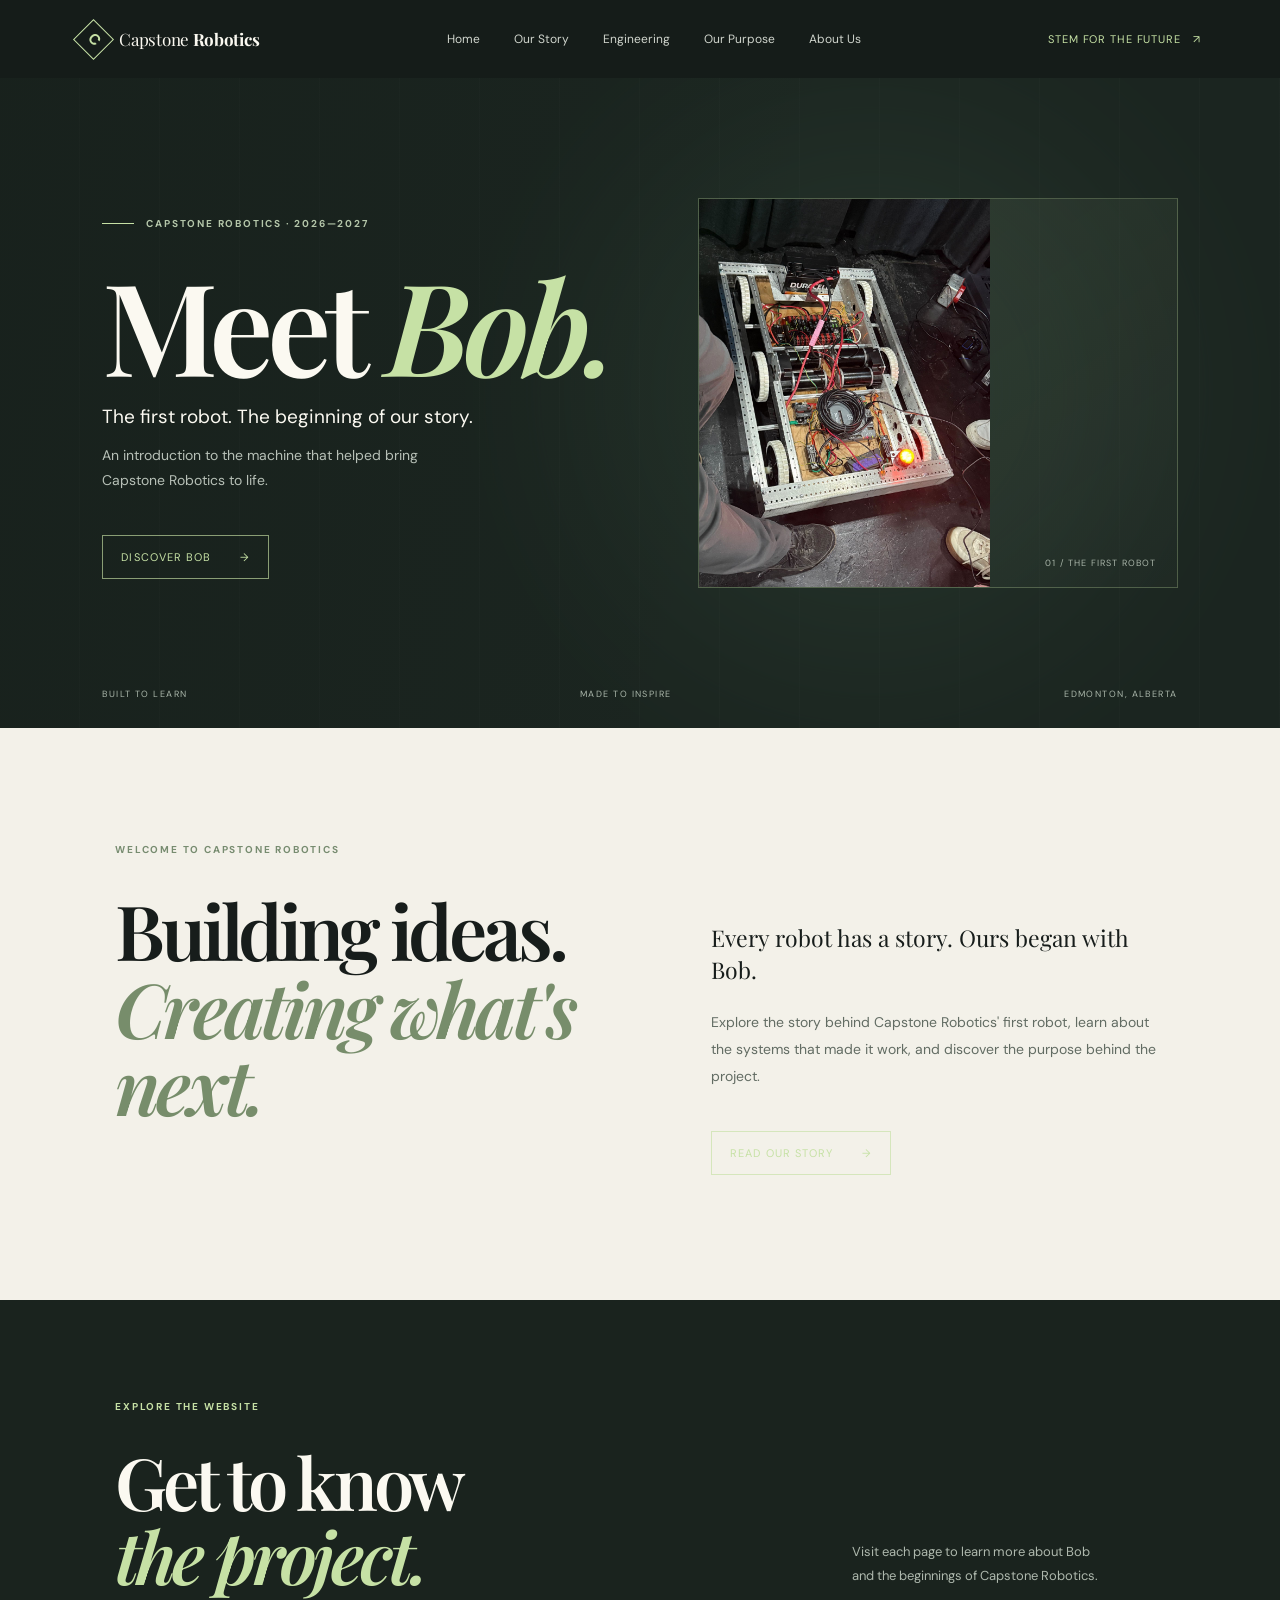
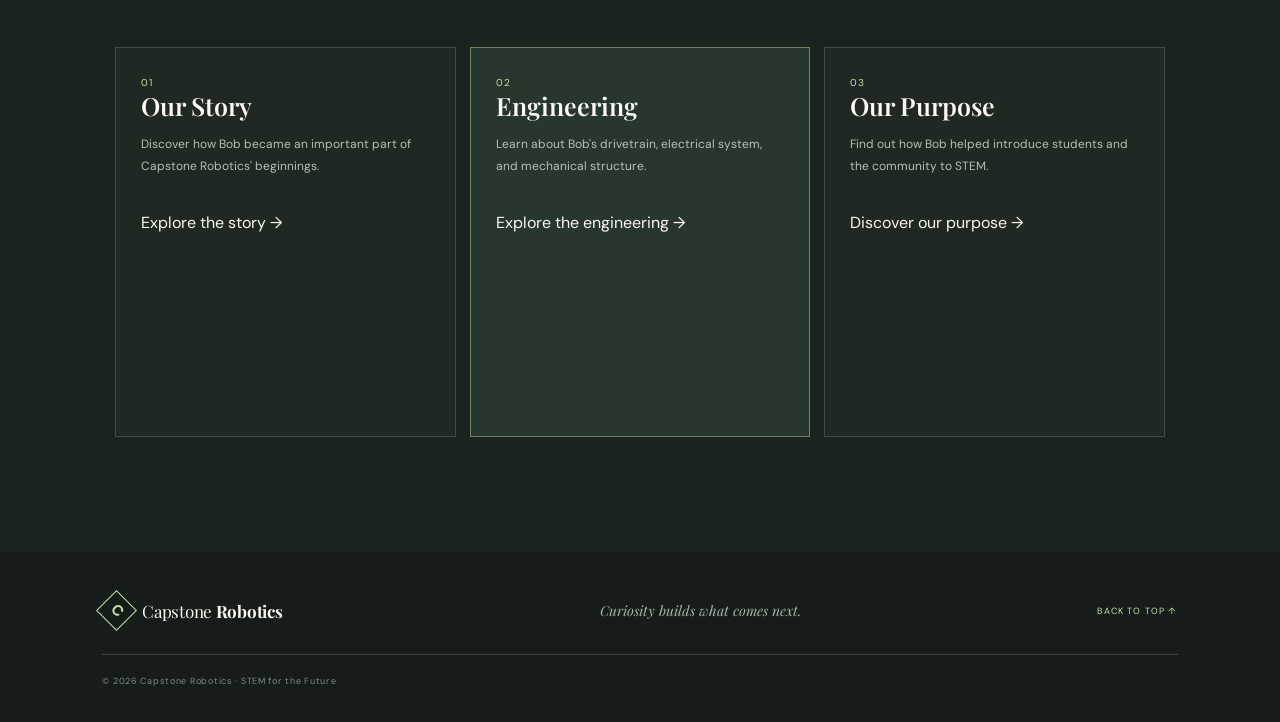
<file: index.html>
<!doctype html>
<html lang="en">
<head>
  <meta charset="utf-8">
  <meta name="viewport" content="width=device-width, initial-scale=1">
  <meta name="description" content="Meet Bob, Capstone Robotics' first robot, and explore the team's story and engineering.">
  <title>Home | Capstone Robotics</title>
  <link rel="preconnect" href="https://fonts.googleapis.com">
  <link rel="preconnect" href="https://fonts.gstatic.com" crossorigin>
  <link href="https://fonts.googleapis.com/css2?family=DM+Sans:wght@400;500;600;700&family=Playfair+Display:ital,wght@0,600;0,700;1,600;1,700&display=swap" rel="stylesheet">
  <link rel="stylesheet" href="styles.css">
</head>
<body>
<header class="site-header">
  <a class="brand" href="index.html" aria-label="Capstone Robotics home">
    <span class="brand-mark">C</span>
    <span>Capstone <strong>Robotics</strong></span>
  </a>
  <nav aria-label="Main navigation">
    <a href="index.html">Home</a>
    <a href="our-story.html">Our Story</a>
    <a href="engineering.html">Engineering</a>
    <a href="purpose.html">Our Purpose</a>
    <a href="about.html">About Us</a>
  </nav>
  <a class="header-tag" href="about.html">STEM for the Future <span>↗</span></a>
  <button class="menu-toggle" aria-label="Toggle navigation" aria-expanded="false">☰</button>
</header>
<main id="top">
  <section class="hero" id="bob">
    <div class="hero-glow"></div>
    <div class="hero-content">
      <p class="eyebrow"><span class="eyebrow-line"></span> CAPSTONE ROBOTICS · 2026—2027</p>
      <h1>Meet <em>Bob.</em></h1>
      <p class="hero-subtitle">The first robot. The beginning of our story.</p>
      <p class="hero-copy">An introduction to the machine that helped bring Capstone Robotics to life.</p>
      <a class="primary-link" href="our-story.html">Discover Bob <span>→</span></a>
    </div>
    <div class="robot-placeholder">
      <img
        src="img/bob.jpg"
        alt="Bob, Capstone Robotics' first robot"
        class="robot-photo"
      >
      <span class="hero-index">01 / THE FIRST ROBOT</span>
    </div>
    <div class="hero-bottom"><span>BUILT TO LEARN</span><span>MADE TO INSPIRE</span><span>EDMONTON, ALBERTA</span></div>
  </section>

  <section class="intro section-wrap">
    <div class="section-kicker">WELCOME TO CAPSTONE ROBOTICS</div>
    <div class="intro-grid">
      <div><h2>Building ideas.<br><em>Creating what's next.</em></h2></div>
      <div class="intro-copy">
        <p class="lead">Every robot has a story. Ours began with Bob.</p>
        <p>Explore the story behind Capstone Robotics' first robot, learn about the systems that made it work, and discover the purpose behind the project.</p>
        <a class="primary-link" href="our-story.html">Read our story <span>→</span></a>
      </div>
    </div>
  </section>

  <section class="spec-band">
    <div class="section-wrap">
      <div class="section-kicker light">EXPLORE THE WEBSITE</div>
      <div class="spec-heading">
        <h2>Get to know<br><em>the project.</em></h2>
        <p>Visit each page to learn more about Bob and the beginnings of Capstone Robotics.</p>
      </div>
      <div class="spec-grid">
        <article class="spec-card"><div class="card-number">01</div><h3>Our Story</h3><p>Discover how Bob became an important part of Capstone Robotics' beginnings.</p><a href="our-story.html">Explore the story →</a></article>
        <article class="spec-card featured"><div class="card-number">02</div><h3>Engineering</h3><p>Learn about Bob's drivetrain, electrical system, and mechanical structure.</p><a href="engineering.html">Explore the engineering →</a></article>
        <article class="spec-card"><div class="card-number">03</div><h3>Our Purpose</h3><p>Find out how Bob helped introduce students and the community to STEM.</p><a href="purpose.html">Discover our purpose →</a></article>
      </div>
    </div>
  </section>
</main>
<footer>
  <a class="brand footer-brand" href="index.html"><span class="brand-mark">C</span><span>Capstone <strong>Robotics</strong></span></a>
  <p>Curiosity builds what comes next.</p>
  <a href="#top" class="back-top">BACK TO TOP ↑</a>
  <small>© 2026 Capstone Robotics · STEM for the Future</small>
</footer>
<script src="script.js"></script>
</body>
</html>
</file>
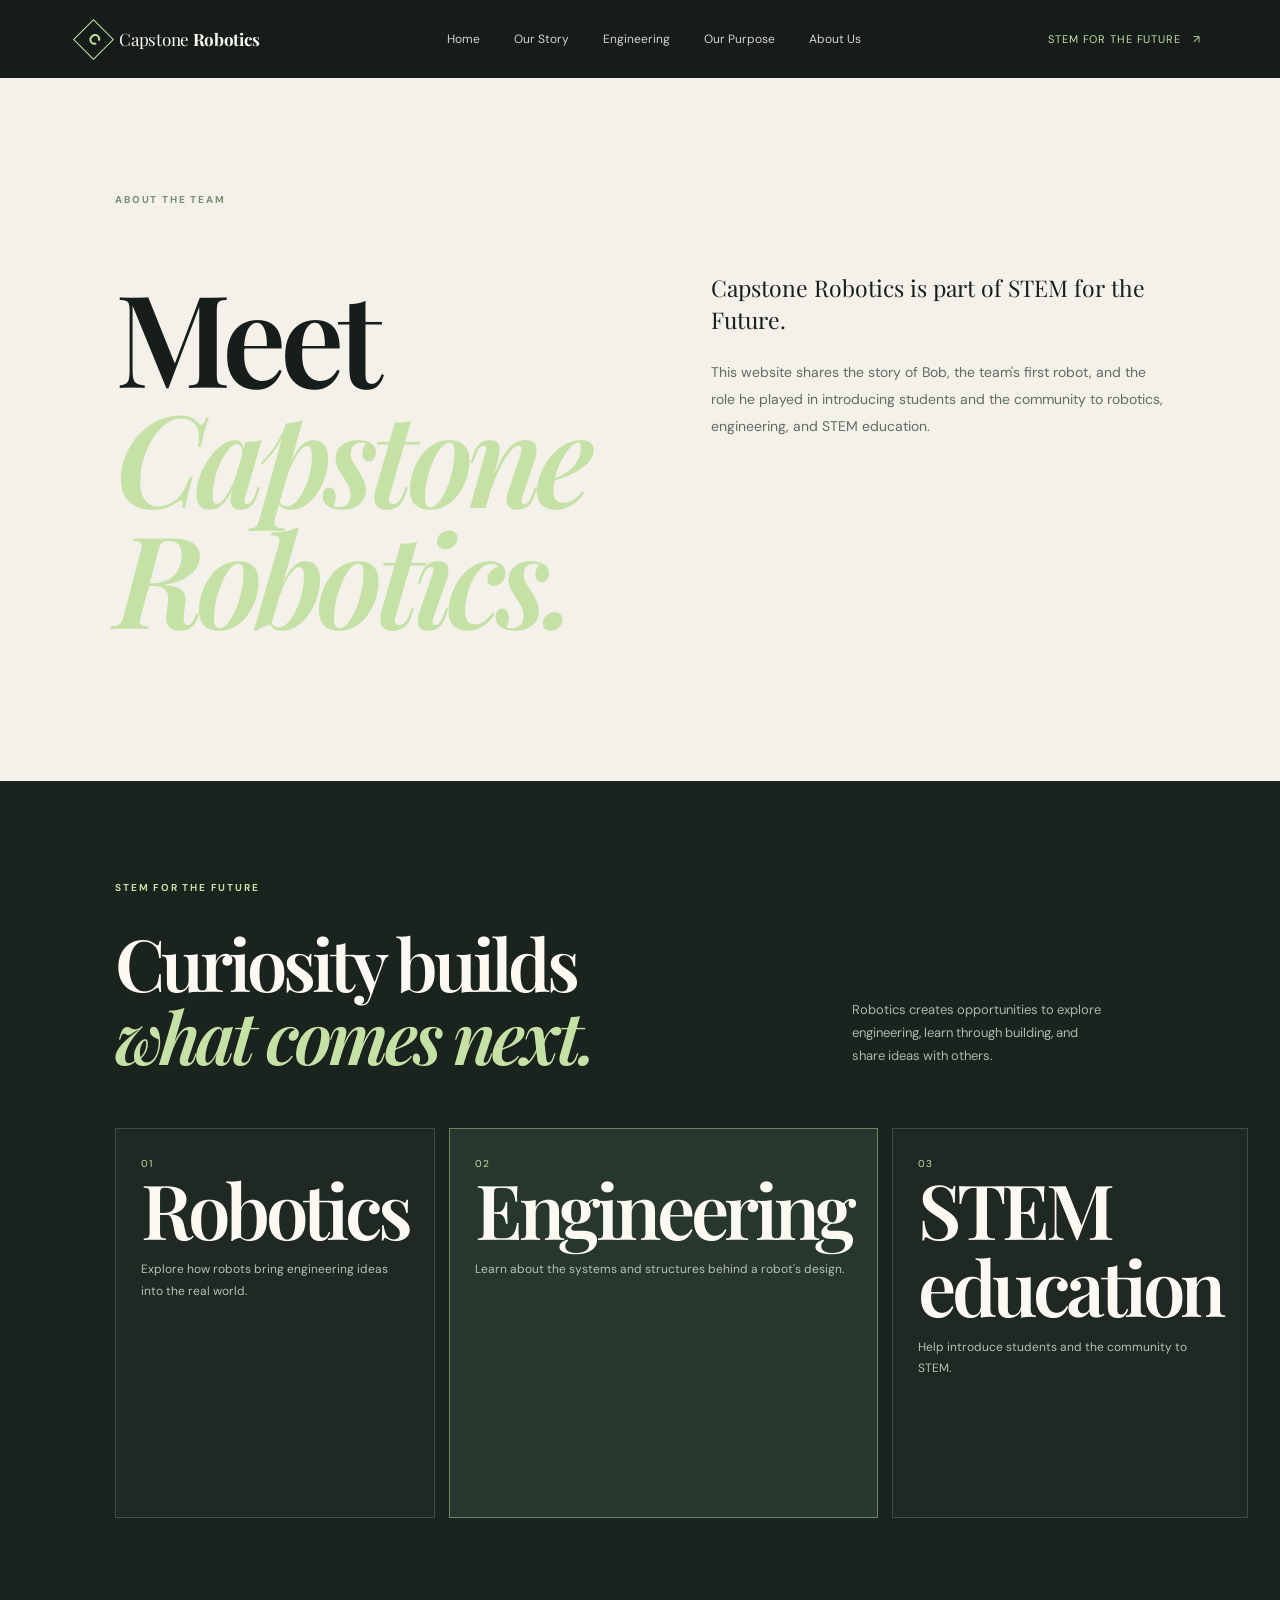
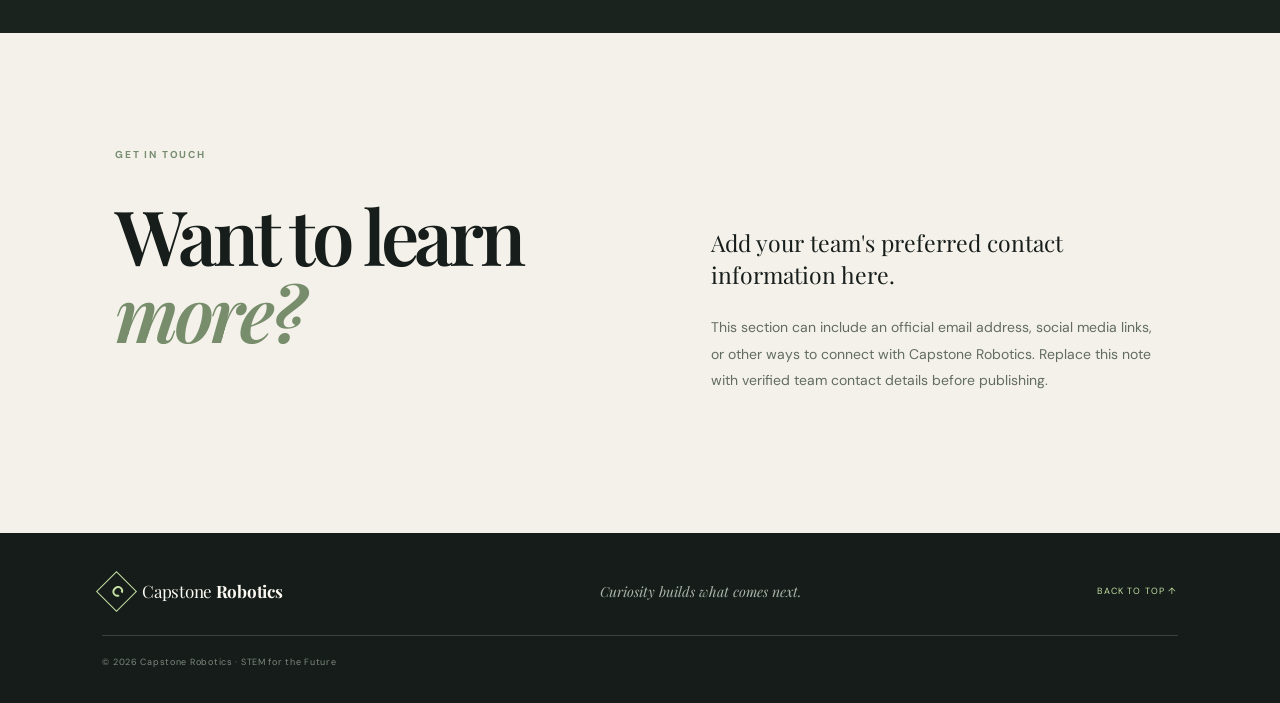
<file: about.html>
<!doctype html>
<html lang="en">
<head>
  <meta charset="utf-8">
  <meta name="viewport" content="width=device-width, initial-scale=1">
  <meta name="description" content="Learn about Capstone Robotics and its connection to STEM for the Future.">
  <title>About Us | Capstone Robotics</title>
  <link rel="preconnect" href="https://fonts.googleapis.com">
  <link rel="preconnect" href="https://fonts.gstatic.com" crossorigin>
  <link href="https://fonts.googleapis.com/css2?family=DM+Sans:wght@400;500;600;700&family=Playfair+Display:ital,wght@0,600;0,700;1,600;1,700&display=swap" rel="stylesheet">
  <link rel="stylesheet" href="styles.css">
</head>
<body>
<header class="site-header">
  <a class="brand" href="index.html" aria-label="Capstone Robotics home">
    <span class="brand-mark">C</span>
    <span>Capstone <strong>Robotics</strong></span>
  </a>
  <nav aria-label="Main navigation">
    <a href="index.html">Home</a>
    <a href="our-story.html">Our Story</a>
    <a href="engineering.html">Engineering</a>
    <a href="purpose.html">Our Purpose</a>
    <a href="about.html">About Us</a>
  </nav>
  <a class="header-tag" href="about.html">STEM for the Future <span>↗</span></a>
  <button class="menu-toggle" aria-label="Toggle navigation" aria-expanded="false">☰</button>
</header>
<main id="top">
  <section class="intro section-wrap">
    <div class="section-kicker">ABOUT THE TEAM</div>
    <div class="intro-grid">
      <div><h1>Meet<br><em>Capstone Robotics.</em></h1></div>
      <div class="intro-copy">
        <p class="lead">Capstone Robotics is part of STEM for the Future.</p>
        <p>This website shares the story of Bob, the team's first robot, and the role he played in introducing students and the community to robotics, engineering, and STEM education.</p>
      </div>
    </div>
  </section>
  <section class="spec-band">
    <div class="section-wrap">
      <div class="section-kicker light">STEM FOR THE FUTURE</div>
      <div class="spec-heading">
        <h2>Curiosity builds<br><em>what comes next.</em></h2>
        <p>Robotics creates opportunities to explore engineering, learn through building, and share ideas with others.</p>
      </div>
      <div class="spec-grid">
        <article class="spec-card"><div class="card-number">01</div><h2>Robotics</h2><p>Explore how robots bring engineering ideas into the real world.</p></article>
        <article class="spec-card featured"><div class="card-number">02</div><h2>Engineering</h2><p>Learn about the systems and structures behind a robot's design.</p></article>
        <article class="spec-card"><div class="card-number">03</div><h2>STEM education</h2><p>Help introduce students and the community to STEM.</p></article>
      </div>
    </div>
  </section>
  <section class="intro section-wrap">
    <div class="section-kicker">GET IN TOUCH</div>
    <div class="intro-grid">
      <div><h2>Want to learn<br><em>more?</em></h2></div>
      <div class="intro-copy">
        <p class="lead">Add your team's preferred contact information here.</p>
        <p>This section can include an official email address, social media links, or other ways to connect with Capstone Robotics. Replace this note with verified team contact details before publishing.</p>
      </div>
    </div>
  </section>
</main>
<footer>
  <a class="brand footer-brand" href="index.html"><span class="brand-mark">C</span><span>Capstone <strong>Robotics</strong></span></a>
  <p>Curiosity builds what comes next.</p>
  <a href="#top" class="back-top">BACK TO TOP ↑</a>
  <small>© 2026 Capstone Robotics · STEM for the Future</small>
</footer>
<script src="script.js"></script>
</body>
</html>
</file>
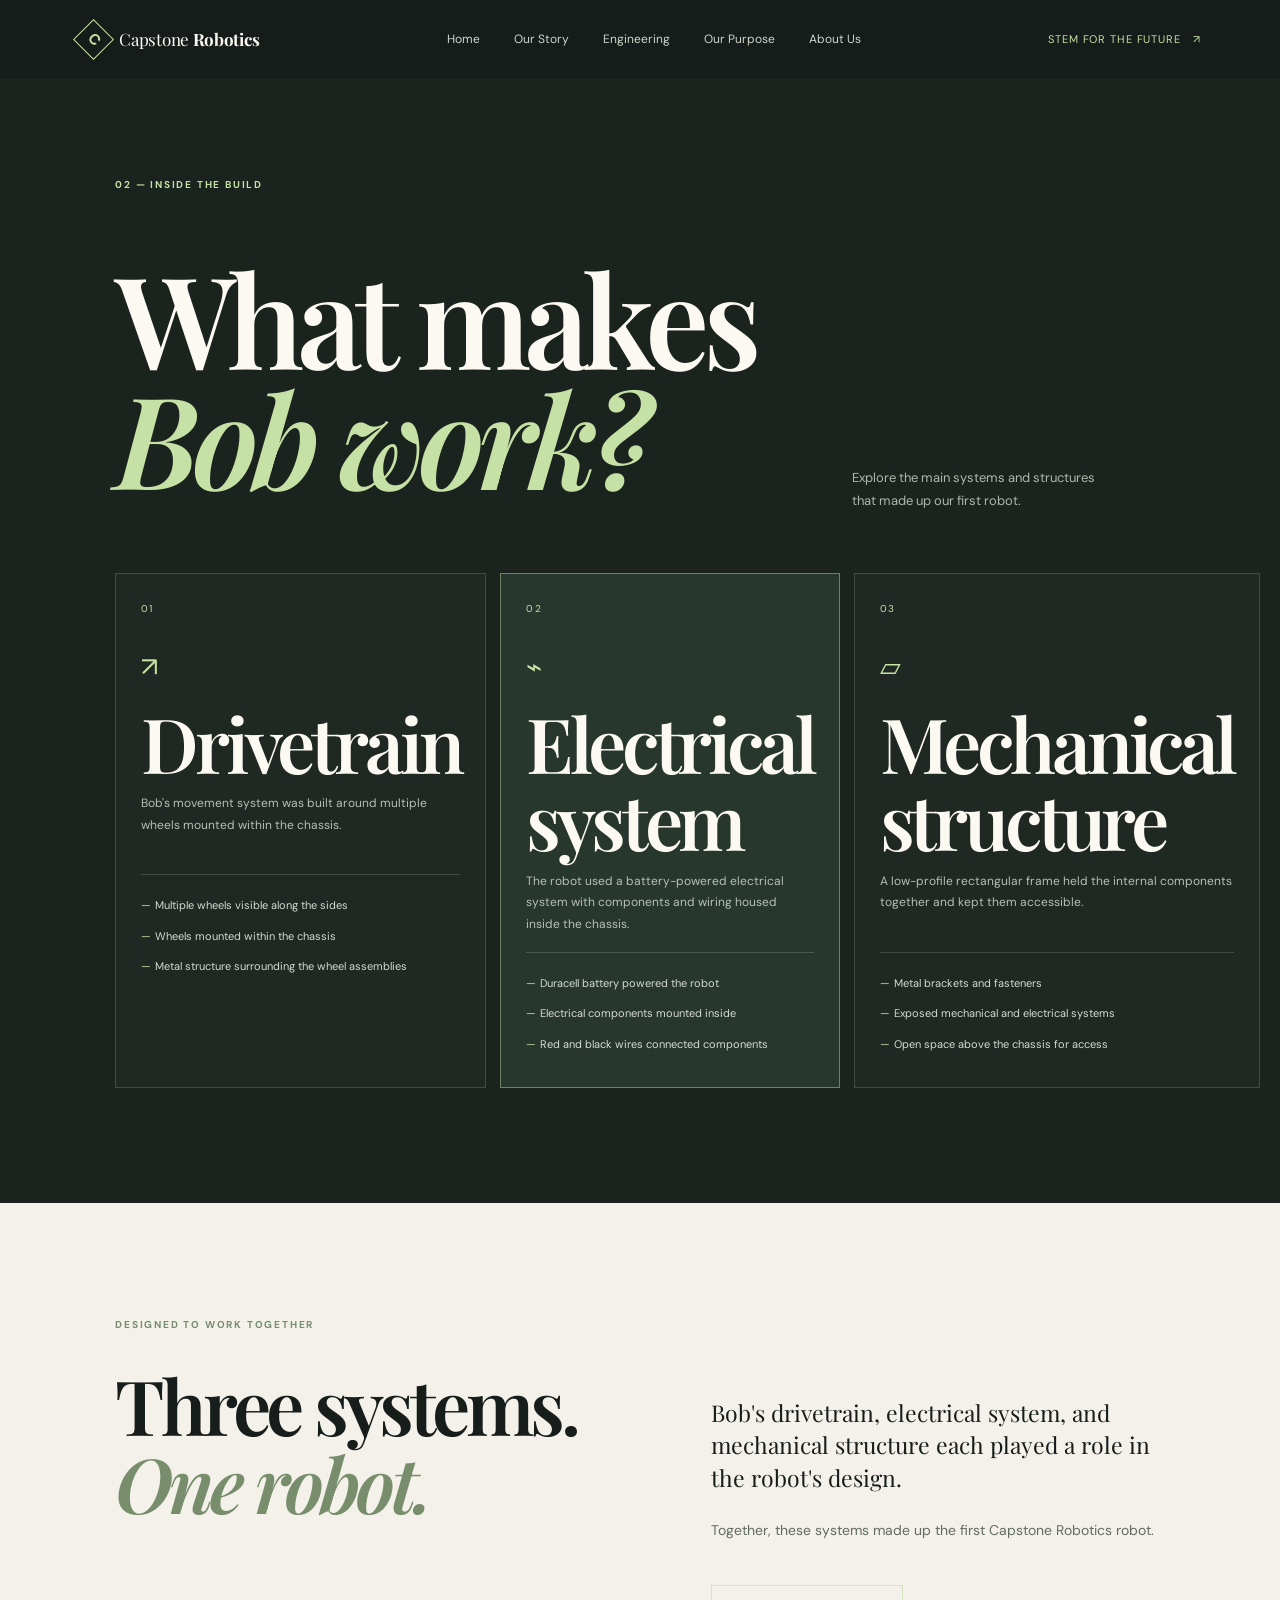
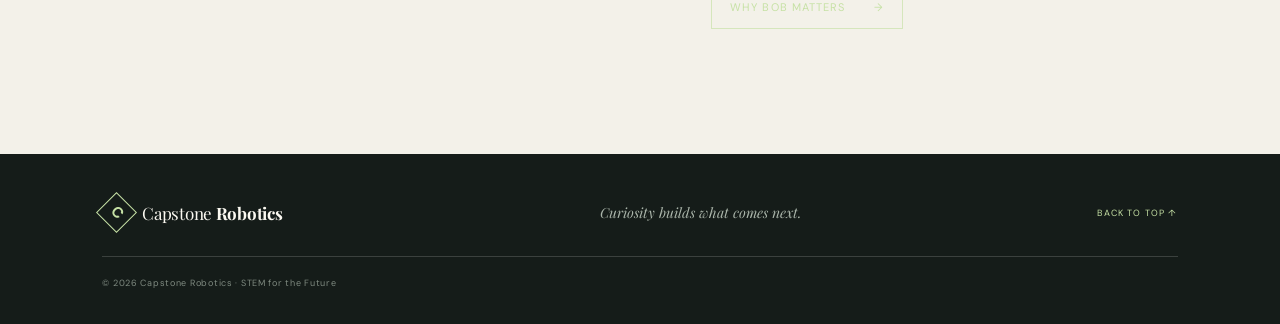
<file: engineering.html>
<!doctype html>
<html lang="en">
<head>
  <meta charset="utf-8">
  <meta name="viewport" content="width=device-width, initial-scale=1">
  <meta name="description" content="Explore the drivetrain, electrical system, and mechanical structure of Bob.">
  <title>Engineering | Capstone Robotics</title>
  <link rel="preconnect" href="https://fonts.googleapis.com">
  <link rel="preconnect" href="https://fonts.gstatic.com" crossorigin>
  <link href="https://fonts.googleapis.com/css2?family=DM+Sans:wght@400;500;600;700&family=Playfair+Display:ital,wght@0,600;0,700;1,600;1,700&display=swap" rel="stylesheet">
  <link rel="stylesheet" href="styles.css">
</head>
<body>
<header class="site-header">
  <a class="brand" href="index.html" aria-label="Capstone Robotics home">
    <span class="brand-mark">C</span>
    <span>Capstone <strong>Robotics</strong></span>
  </a>
  <nav aria-label="Main navigation">
    <a href="index.html">Home</a>
    <a href="our-story.html">Our Story</a>
    <a href="engineering.html">Engineering</a>
    <a href="purpose.html">Our Purpose</a>
    <a href="about.html">About Us</a>
  </nav>
  <a class="header-tag" href="about.html">STEM for the Future <span>↗</span></a>
  <button class="menu-toggle" aria-label="Toggle navigation" aria-expanded="false">☰</button>
</header>
<main id="top">
  <section class="spec-band" id="engineering">
    <div class="section-wrap">
      <div class="section-kicker light">02 — INSIDE THE BUILD</div>
      <div class="spec-heading">
        <h1>What makes<br><em>Bob work?</em></h1>
        <p>Explore the main systems and structures that made up our first robot.</p>
      </div>
      <div class="spec-grid">
        <article class="spec-card">
          <div class="card-number">01</div><div class="card-icon">↗</div>
          <h2>Drivetrain</h2>
          <p>Bob's movement system was built around multiple wheels mounted within the chassis.</p>
          <ul>
            <li>Multiple wheels visible along the sides</li>
            <li>Wheels mounted within the chassis</li>
            <li>Metal structure surrounding the wheel assemblies</li>
          </ul>
        </article>
        <article class="spec-card featured">
          <div class="card-number">02</div><div class="card-icon">⌁</div>
          <h2>Electrical system</h2>
          <p>The robot used a battery-powered electrical system with components and wiring housed inside the chassis.</p>
          <ul>
            <li>Duracell battery powered the robot</li>
            <li>Electrical components mounted inside</li>
            <li>Red and black wires connected components</li>
          </ul>
        </article>
        <article class="spec-card">
          <div class="card-number">03</div><div class="card-icon">▱</div>
          <h2>Mechanical structure</h2>
          <p>A low-profile rectangular frame held the internal components together and kept them accessible.</p>
          <ul>
            <li>Metal brackets and fasteners</li>
            <li>Exposed mechanical and electrical systems</li>
            <li>Open space above the chassis for access</li>
          </ul>
        </article>
      </div>
    </div>
  </section>
  <section class="intro section-wrap">
    <div class="section-kicker">DESIGNED TO WORK TOGETHER</div>
    <div class="intro-grid">
      <div><h2>Three systems.<br><em>One robot.</em></h2></div>
      <div class="intro-copy">
        <p class="lead">Bob's drivetrain, electrical system, and mechanical structure each played a role in the robot's design.</p>
        <p>Together, these systems made up the first Capstone Robotics robot.</p>
        <a class="primary-link" href="purpose.html">Why Bob matters <span>→</span></a>
      </div>
    </div>
  </section>
</main>
<footer>
  <a class="brand footer-brand" href="index.html"><span class="brand-mark">C</span><span>Capstone <strong>Robotics</strong></span></a>
  <p>Curiosity builds what comes next.</p>
  <a href="#top" class="back-top">BACK TO TOP ↑</a>
  <small>© 2026 Capstone Robotics · STEM for the Future</small>
</footer>
<script src="script.js"></script>
</body>
</html>
</file>
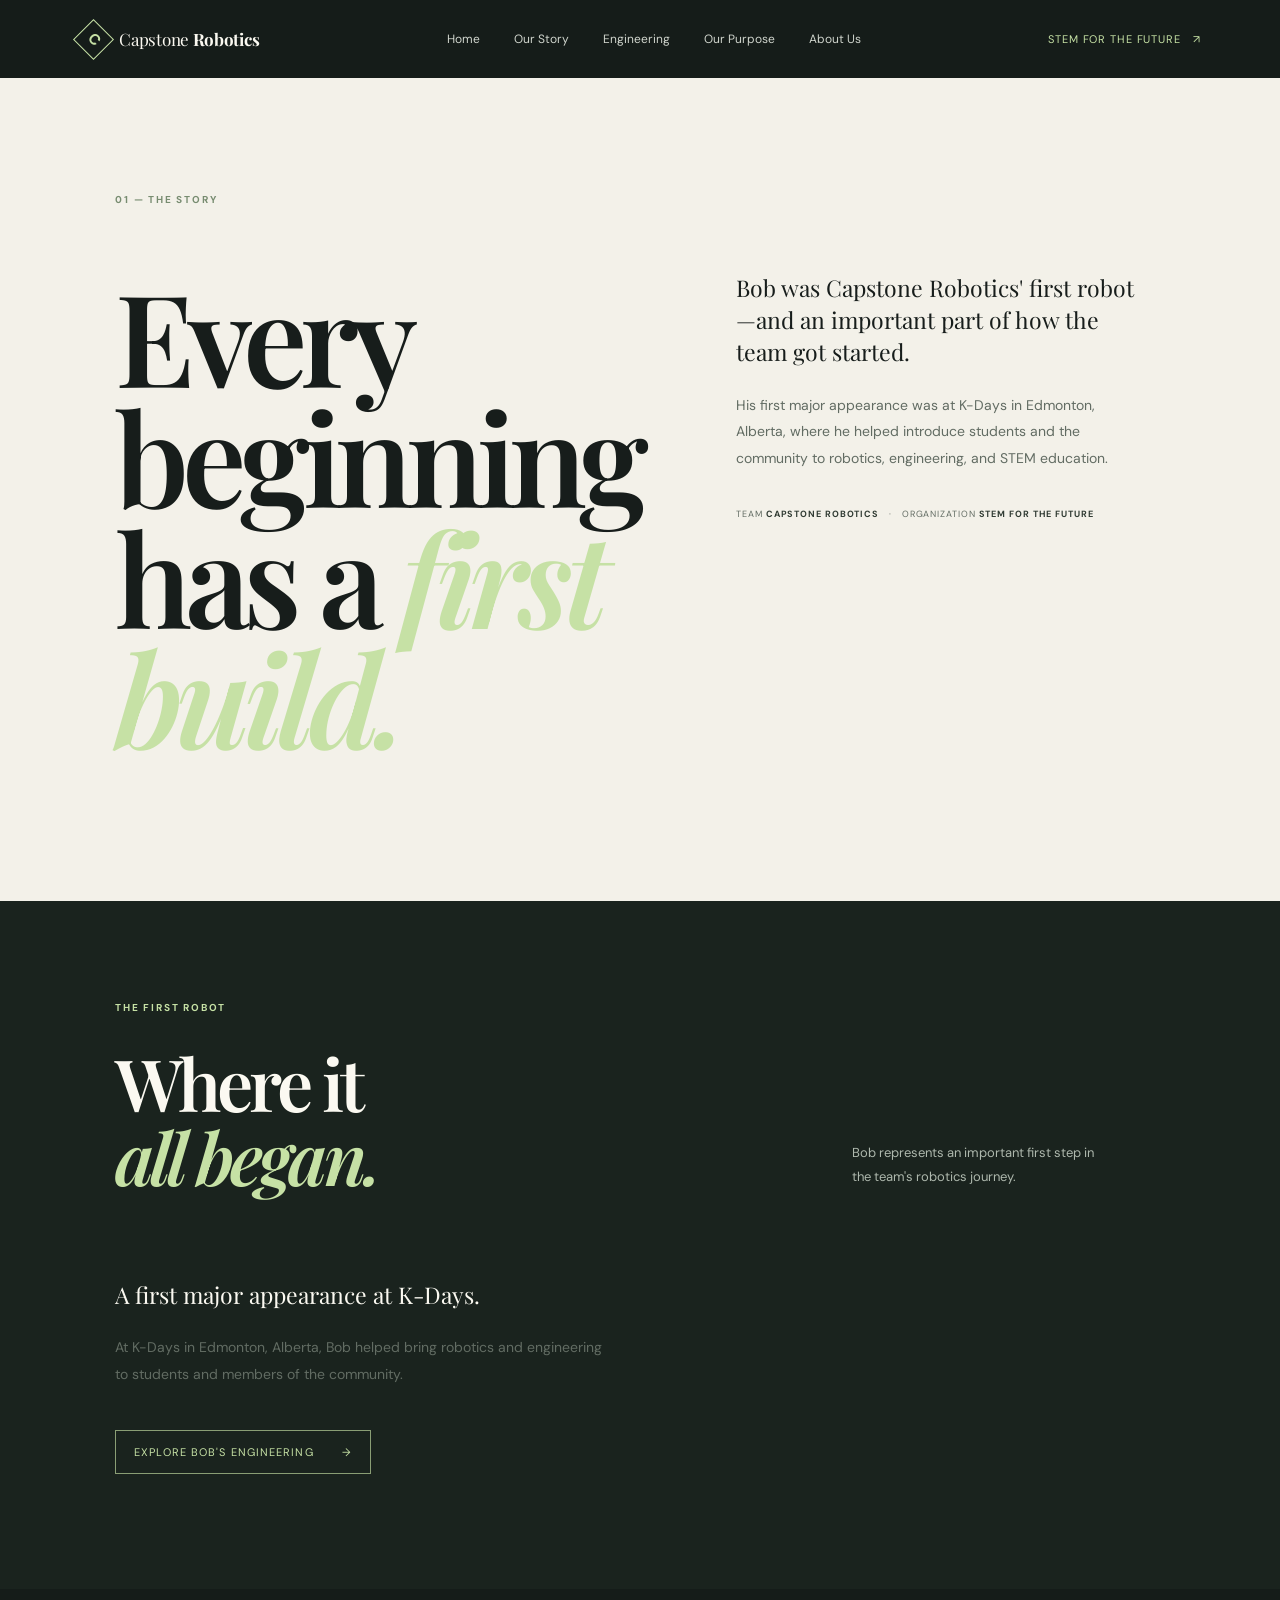
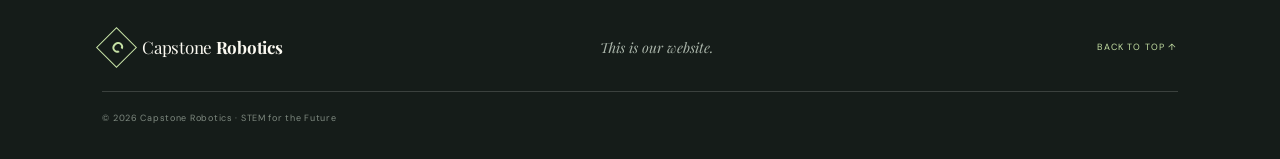
<file: our-story.html>
<!doctype html>
<html lang="en">
<head>
  <meta charset="utf-8">
  <meta name="viewport" content="width=device-width, initial-scale=1">
  <meta name="description" content="Learn about Bob, Capstone Robotics' first robot, and his appearance at K-Days.">
  <title>Our Story | Capstone Robotics</title>
  <link rel="preconnect" href="https://fonts.googleapis.com">
  <link rel="preconnect" href="https://fonts.gstatic.com" crossorigin>
  <link href="https://fonts.googleapis.com/css2?family=DM+Sans:wght@400;500;600;700&family=Playfair+Display:ital,wght@0,600;0,700;1,600;1,700&display=swap" rel="stylesheet">
  <link rel="stylesheet" href="styles.css">
</head>
<body>
<header class="site-header">
  <a class="brand" href="index.html" aria-label="Capstone Robotics home">
    <span class="brand-mark">C</span>
    <span>Capstone <strong>Robotics</strong></span>
  </a>
  <nav aria-label="Main navigation">
    <a href="index.html">Home</a>
    <a href="our-story.html">Our Story</a>
    <a href="engineering.html">Engineering</a>
    <a href="purpose.html">Our Purpose</a>
    <a href="about.html">About Us</a>
  </nav>
  <a class="header-tag" href="about.html">STEM for the Future <span>↗</span></a>
  <button class="menu-toggle" aria-label="Toggle navigation" aria-expanded="false">☰</button>
</header>
<main id="top">
  <section class="intro section-wrap">
    <div class="section-kicker">01 — THE STORY</div>
    <div class="intro-grid">
      <div><h1>Every beginning<br>has a <em>first build.</em></h1></div>
      <div class="intro-copy">
        <p class="lead">Bob was Capstone Robotics' first robot—and an important part of how the team got started.</p>
        <p>His first major appearance was at K-Days in Edmonton, Alberta, where he helped introduce students and the community to robotics, engineering, and STEM education.</p>
        <p class="small-note">TEAM <b>CAPSTONE ROBOTICS</b><span> · </span> ORGANIZATION <b>STEM FOR THE FUTURE</b></p>
      </div>
    </div>
  </section>
  <section class="spec-band">
    <div class="section-wrap">
      <div class="section-kicker light">THE FIRST ROBOT</div>
      <div class="spec-heading">
        <h2>Where it<br><em>all began.</em></h2>
        <p>Bob represents an important first step in the team's robotics journey.</p>
      </div>
      <div class="intro-copy">
        <p class="lead">A first major appearance at K-Days.</p>
        <p>At K-Days in Edmonton, Alberta, Bob helped bring robotics and engineering to students and members of the community.</p>
        <a class="primary-link" href="engineering.html">Explore Bob's engineering <span>→</span></a>
      </div>
    </div>
  </section>
</main>
<footer>
  <a class="brand footer-brand" href="index.html"><span class="brand-mark">C</span><span>Capstone <strong>Robotics</strong></span></a>
  <p>This is our website.</p>
  <a href="#top" class="back-top">BACK TO TOP ↑</a>
  <small>© 2026 Capstone Robotics · STEM for the Future</small>
</footer>
<script src="script.js"></script>
</body>
</html>
</file>
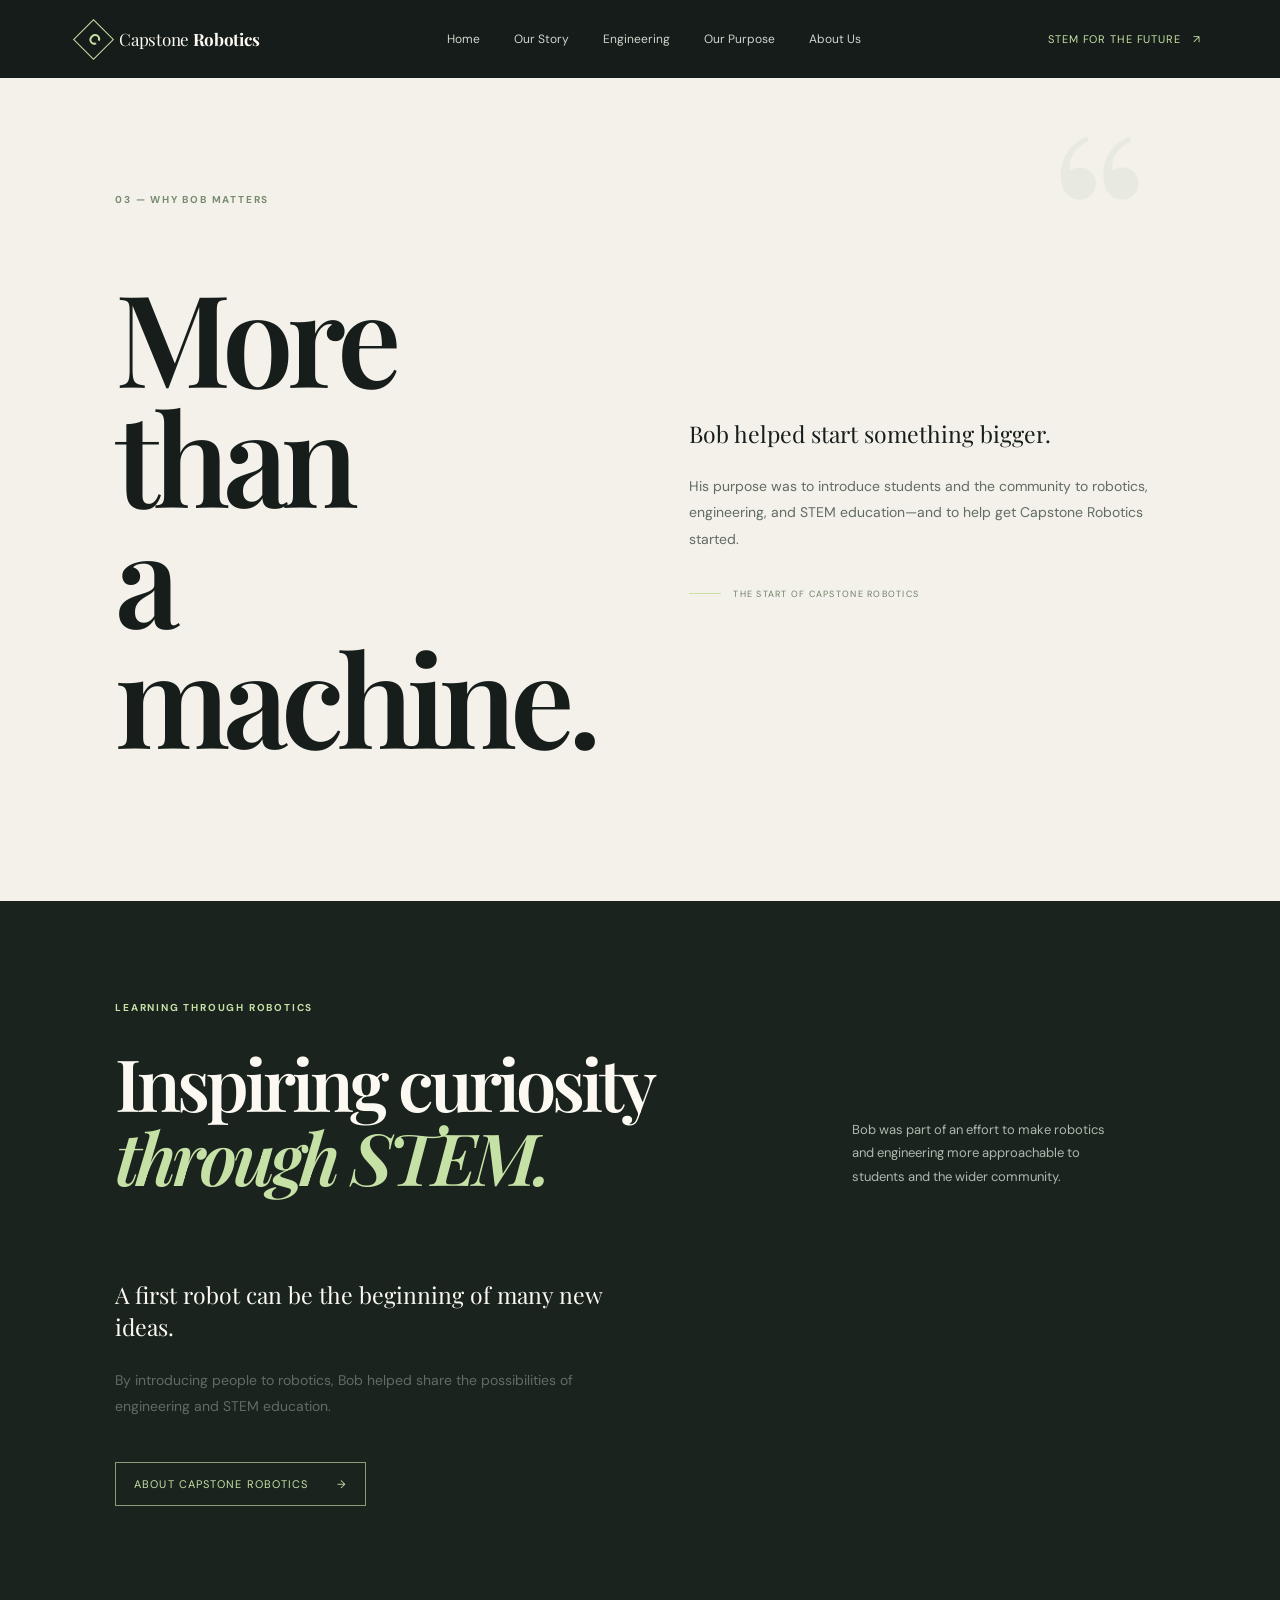
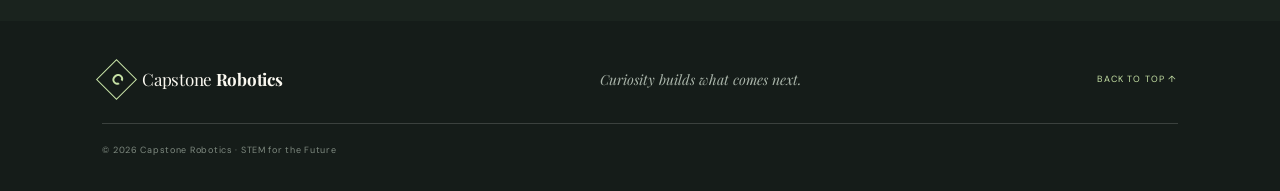
<file: purpose.html>
<!doctype html>
<html lang="en">
<head>
  <meta charset="utf-8">
  <meta name="viewport" content="width=device-width, initial-scale=1">
  <meta name="description" content="Learn how Bob helped introduce students and the community to robotics and STEM education.">
  <title>Our Purpose | Capstone Robotics</title>
  <link rel="preconnect" href="https://fonts.googleapis.com">
  <link rel="preconnect" href="https://fonts.gstatic.com" crossorigin>
  <link href="https://fonts.googleapis.com/css2?family=DM+Sans:wght@400;500;600;700&family=Playfair+Display:ital,wght@0,600;0,700;1,600;1,700&display=swap" rel="stylesheet">
  <link rel="stylesheet" href="styles.css">
</head>
<body>
<header class="site-header">
  <a class="brand" href="index.html" aria-label="Capstone Robotics home">
    <span class="brand-mark">C</span>
    <span>Capstone <strong>Robotics</strong></span>
  </a>
  <nav aria-label="Main navigation">
    <a href="index.html">Home</a>
    <a href="our-story.html">Our Story</a>
    <a href="engineering.html">Engineering</a>
    <a href="purpose.html">Our Purpose</a>
    <a href="about.html">About Us</a>
  </nav>
  <a class="header-tag" href="about.html">STEM for the Future <span>↗</span></a>
  <button class="menu-toggle" aria-label="Toggle navigation" aria-expanded="false">☰</button>
</header>
<main id="top">
  <section class="purpose section-wrap" id="purpose">
    <div class="purpose-mark">“</div>
    <div class="section-kicker">03 — WHY BOB MATTERS</div>
    <div class="purpose-grid">
      <h1>More than<br>a machine.</h1>
      <div>
        <p class="lead">Bob helped start something bigger.</p>
        <p>His purpose was to introduce students and the community to robotics, engineering, and STEM education—and to help get Capstone Robotics started.</p>
        <div class="purpose-caption"><span class="mini-line"></span> THE START OF CAPSTONE ROBOTICS</div>
      </div>
    </div>
  </section>
  <section class="spec-band">
    <div class="section-wrap">
      <div class="section-kicker light">LEARNING THROUGH ROBOTICS</div>
      <div class="spec-heading">
        <h2>Inspiring curiosity<br><em>through STEM.</em></h2>
        <p>Bob was part of an effort to make robotics and engineering more approachable to students and the wider community.</p>
      </div>
      <div class="intro-copy">
        <p class="lead">A first robot can be the beginning of many new ideas.</p>
        <p>By introducing people to robotics, Bob helped share the possibilities of engineering and STEM education.</p>
        <a class="primary-link" href="about.html">About Capstone Robotics <span>→</span></a>
      </div>
    </div>
  </section>
</main>
<footer>
  <a class="brand footer-brand" href="index.html"><span class="brand-mark">C</span><span>Capstone <strong>Robotics</strong></span></a>
  <p>Curiosity builds what comes next.</p>
  <a href="#top" class="back-top">BACK TO TOP ↑</a>
  <small>© 2026 Capstone Robotics · STEM for the Future</small>
</footer>
<script src="script.js"></script>
</body>
</html>
</file>
<file: styles.css>
* { box-sizing: border-box; }
:root {
  --ink: #171d1b; --paper: #f3f1e9; --cream: #fbf9f1;
  --muted: #aeb8ad; --accent: #c6e1a5; --line: rgba(255,255,255,.16);
}
html { scroll-behavior: smooth; }
body { margin: 0; background: var(--paper); color: var(--ink); font-family: "DM Sans", sans-serif; }
a { color: inherit; text-decoration: none; }
.site-header { height: 78px; display: flex; align-items: center; justify-content: space-between; padding: 0 6.2%; background: #151c19; color: var(--cream); }
.brand { display: inline-flex; align-items: center; gap: 11px; font-family: "Playfair Display", serif; font-size: 17px; letter-spacing: -.3px; }
.brand strong { font-weight: 700; }
.brand-mark { display: grid; place-items: center; width: 29px; height: 29px; border: 1px solid var(--accent); color: var(--accent); font-family: "DM Sans", sans-serif; font-weight: 700; font-size: 15px; transform: rotate(45deg); }
.brand-mark { line-height: 1; }
.site-header nav { display: flex; gap: 34px; font-size: 12px; color: #d0d5cd; }
.site-header nav a:hover, .header-tag:hover { color: var(--accent); }
.header-tag { font-size: 11px; letter-spacing: .08em; text-transform: uppercase; color: var(--accent); }
.header-tag span { margin-left: 8px; }
.menu-toggle { display: none; background: none; border: 0; color: white; font-size: 24px; }
.hero { min-height: 650px; position: relative; overflow: hidden; display: grid; grid-template-columns: 1fr 1fr; align-items: center; padding: 75px 8% 95px; background: #1b2520; color: var(--cream); }
.hero:before { content: ""; position: absolute; inset: 0; background: linear-gradient(105deg,rgba(12,18,15,.2),transparent 60%), repeating-linear-gradient(90deg,transparent 0 79px,rgba(255,255,255,.025) 80px); pointer-events: none; }
.hero-glow { position: absolute; width: 560px; height: 560px; border-radius: 50%; background: #405a47; filter: blur(100px); opacity: .22; right: 10%; top: 5%; }
.hero-content { position: relative; z-index: 1; max-width: 570px; }
.eyebrow, .section-kicker { font-size: 10px; letter-spacing: .18em; font-weight: 700; text-transform: uppercase; color: #b5c7aa; }
.eyebrow { display: flex; align-items: center; gap: 12px; }
.eyebrow-line, .mini-line { display: inline-block; width: 32px; height: 1px; background: var(--accent); }
h1, h2 { font-family: "Playfair Display", serif; font-weight: 600; letter-spacing: -.055em; }
h1 { font-size: clamp(76px, 10vw, 142px); line-height: .94; margin: 34px 0 20px; }
h1 em, h2 em { color: var(--accent); font-weight: 600; }
.hero-subtitle { font-size: 19px; margin: 0 0 12px; }
.hero-copy { color: #b7c0b7; max-width: 360px; font-size: 14px; line-height: 1.8; }
.primary-link { display: inline-flex; gap: 28px; align-items: center; margin-top: 28px; padding: 14px 18px; border: 1px solid rgba(198,225,165,.65); color: var(--accent); font-size: 11px; text-transform: uppercase; letter-spacing: .1em; transition: .2s; }
.primary-link:hover { background: var(--accent); color: var(--ink); }
.robot-placeholder { position: relative; z-index: 1; justify-self: end; width: min(100%, 480px); height: 390px; border: 1px solid rgba(198,225,165,.25); background: linear-gradient(145deg,rgba(198,225,165,.09),rgba(255,255,255,.015)); overflow: hidden; }
.placeholder-grid { position: absolute; inset: 0; opacity: .25; background-image: linear-gradient(rgba(198,225,165,.2) 1px,transparent 1px),linear-gradient(90deg,rgba(198,225,165,.2) 1px,transparent 1px); background-size: 32px 32px; }
.robot-outline { position: absolute; width: 260px; height: 170px; left: 50%; top: 48%; transform: translate(-50%,-50%); }
.robot-body { position: absolute; left: 25px; right: 25px; top: 25px; height: 100px; border: 3px solid #b6c9a7; background: linear-gradient(145deg,#596c5a,#26382e); transform: skewY(-5deg); box-shadow: 0 18px 50px #080e0b88; }
.robot-body i { position: relative; display: inline-block; width: 25px; height: 25px; margin: 30px 10px 0 15px; border: 2px solid var(--accent); border-radius: 50%; }
.robot-top { position: absolute; left: 40px; right: 40px; top: 5px; height: 30px; border: 2px solid #b6c9a7; transform: skewY(-5deg); background: #34473a; }
.robot-wheel { position: absolute; width: 38px; height: 62px; top: 68px; background: #101815; border: 3px solid #8ea185; border-radius: 8px; }
.wheel-left { left: 4px; } .wheel-right { right: 4px; }
.robot-base { position: absolute; left: 42px; right: 42px; bottom: 10px; height: 10px; background: var(--accent); opacity: .75; }
.photo-note { position: absolute; left: 20px; bottom: 18px; font-size: 9px; letter-spacing: .15em; color: var(--accent); }
.photo-dot { display: inline-block; width: 6px; height: 6px; margin-right: 8px; border-radius: 50%; background: var(--accent); }
.hero-index { position: absolute; right: 20px; bottom: 18px; color: #a8b4a8; font-size: 9px; letter-spacing: .13em; }
.hero-bottom { position: absolute; left: 8%; right: 8%; bottom: 28px; display: flex; justify-content: space-between; color: #aab6aa; font-size: 9px; letter-spacing: .16em; }
.section-wrap { padding-left: 9%; padding-right: 9%; }
.intro { padding-top: 115px; padding-bottom: 125px; }
.section-kicker { color: #778c70; }
.intro-grid { display: grid; grid-template-columns: 1.05fr .95fr; gap: 9%; margin-top: 35px; align-items: start; }
h2 { font-size: clamp(46px, 6vw, 76px); line-height: 1.02; margin: 0; }
.intro h2 em { color: #778d6b; }
.intro-copy { max-width: 490px; padding-top: 8px; }
.lead { font-family: "Playfair Display", serif; font-size: 23px; line-height: 1.4; }
.intro-copy p:not(.lead), .purpose-grid p:not(.lead) { color: #626c63; font-size: 14px; line-height: 1.9; }
.small-note { margin-top: 35px; font-size: 9px !important; letter-spacing: .1em; }
.small-note b { color: #303b33; }
.small-note span { padding: 0 7px; }
.spec-band { padding: 100px 0 115px; background: #1a231e; color: var(--cream); }
.light { color: var(--accent); }
.spec-heading { display: flex; justify-content: space-between; align-items: end; margin: 32px 0 55px; }
.spec-heading h2 { font-size: clamp(48px, 6vw, 72px); }
.spec-heading h2 em { color: var(--accent); }
.spec-heading p { max-width: 260px; color: #aeb8ad; font-size: 13px; line-height: 1.8; margin: 0 5% 5px 20px; }
.spec-grid { display: grid; grid-template-columns: repeat(3,1fr); gap: 14px; }
.spec-card { position: relative; min-height: 390px; padding: 28px 25px; border: 1px solid var(--line); background: rgba(255,255,255,.025); }
.spec-card.featured { background: #28372d; border-color: rgba(198,225,165,.45); }
.card-number { font-size: 10px; color: var(--accent); letter-spacing: .12em; }
.card-icon { margin: 34px 0 20px; color: var(--accent); font-size: 27px; }
.spec-card h3 { margin: 0 0 12px; font-family: "Playfair Display",serif; font-size: 25px; font-weight: 600; }
.spec-card p { color: #b6c0b6; font-size: 12px; line-height: 1.8; min-height: 66px; }
.spec-card ul { list-style: none; padding: 15px 0 0; margin: 15px 0 0; border-top: 1px solid var(--line); }
.spec-card li { position: relative; padding: 7px 0 7px 14px; color: #d5dbd2; font-size: 11px; line-height: 1.5; }
.spec-card li:before { content: "—"; position: absolute; left: 0; color: var(--accent); }
.purpose { position: relative; padding-top: 115px; padding-bottom: 125px; overflow: hidden; }
.purpose-mark { position: absolute; top: 10px; right: 10%; color: #e4e7dc; font-family: "Playfair Display",serif; font-size: 250px; line-height: 1; opacity: .7; }
.purpose-grid { display: grid; grid-template-columns: 1fr 1fr; gap: 9%; margin-top: 35px; align-items: center; position: relative; }
.purpose-grid h2 { color: #1c2820; }
.purpose-grid .lead { margin-top: 0; }
.purpose-caption { display: flex; align-items: center; gap: 12px; margin-top: 35px; font-size: 9px; letter-spacing: .14em; color: #6f8069; }
footer { display: grid; grid-template-columns: 1fr 1fr auto; gap: 20px; align-items: center; padding: 35px 8%; background: #151c19; color: var(--cream); }
.footer-brand { color: var(--cream); }
footer p { color: #aab5aa; font-family: "Playfair Display",serif; font-style: italic; font-size: 14px; }
.back-top { color: var(--accent); font-size: 9px; letter-spacing: .13em; }
footer small { grid-column: 1 / -1; padding-top: 20px; border-top: 1px solid var(--line); color: #7f8a80; font-size: 9px; letter-spacing: .08em; }
@media (max-width: 800px) {
  .site-header { padding: 0 5%; } .site-header nav { gap: 16px; }
  .hero { grid-template-columns: 1fr; gap: 45px; padding: 70px 7% 100px; }
  .robot-placeholder { justify-self: start; width: 100%; max-width: 520px; height: 300px; }
  .hero-bottom { left: 7%; right: 7%; }
  .section-wrap { padding-left: 7%; padding-right: 7%; }
  .intro-grid, .purpose-grid { grid-template-columns: 1fr; gap: 25px; }
  .spec-grid { grid-template-columns: 1fr; }
  .spec-card { min-height: auto; }
  .spec-card p { min-height: 0; }
  .spec-heading { align-items: start; flex-direction: column; gap: 20px; }
  .spec-heading p { margin: 0; }
  footer { grid-template-columns: 1fr 1fr; } footer p { display: none; }
}
@media (max-width: 560px) {
  .site-header { height: 68px; } .site-header nav { display: none; position: absolute; z-index: 5; top: 68px; left: 0; right: 0; padding: 20px 7%; background: #151c19; flex-direction: column; }
  .site-header nav.open { display: flex; } .header-tag { display: none; } .menu-toggle { display: block; }
  h1 { font-size: 76px; } .hero { min-height: auto; padding-top: 65px; }
  .hero-bottom { font-size: 7px; letter-spacing: .08em; }
  .intro, .purpose { padding-top: 80px; padding-bottom: 85px; }
  .spec-band { padding: 80px 0; }
  footer { padding: 30px 7%; }
}
.robot-placeholder {
  position: relative;
  overflow: hidden;
}

.robot-photo {
  display: block;
  width: 100%;
  height: 100%;
  object-fit: contain !important;
  object-position: left center;
  position: relative;
  z-index: 1;
}

.robot-placeholder .hero-index {
  z-index: 2;
}
</file>
